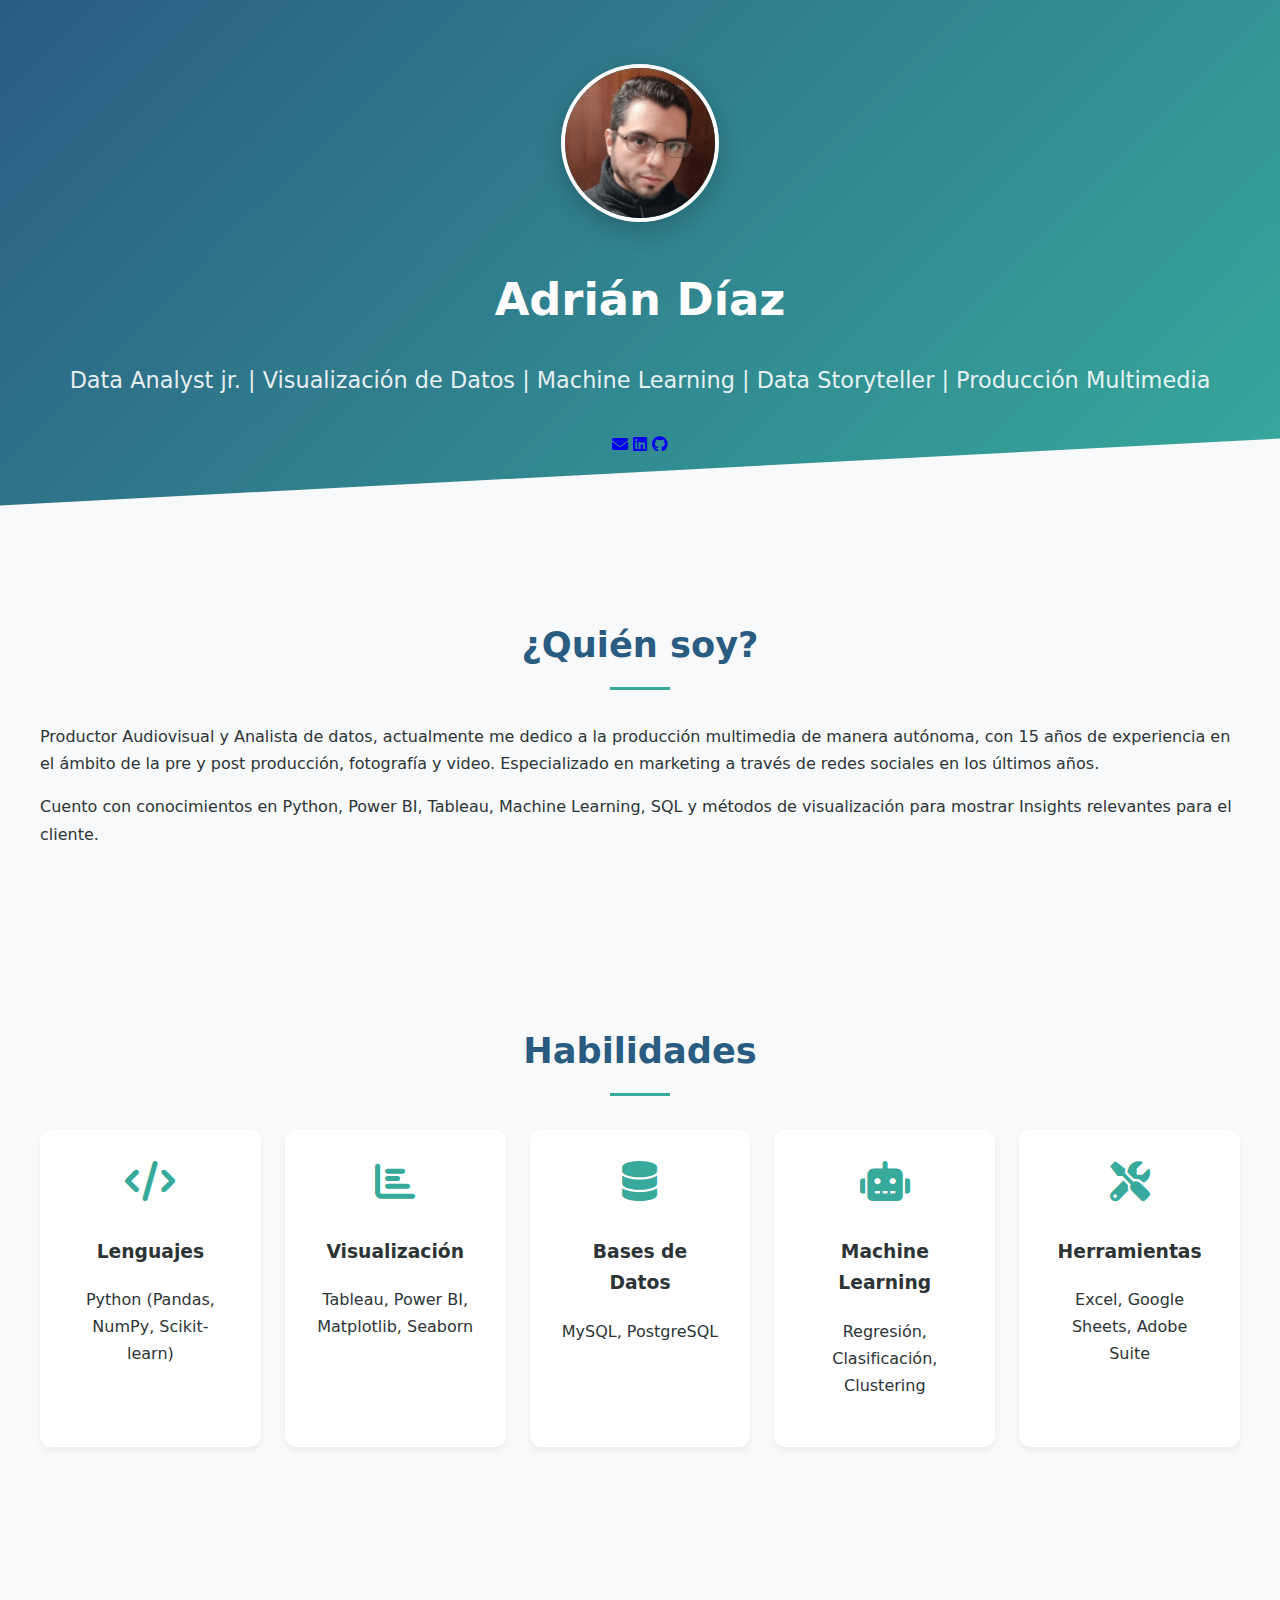
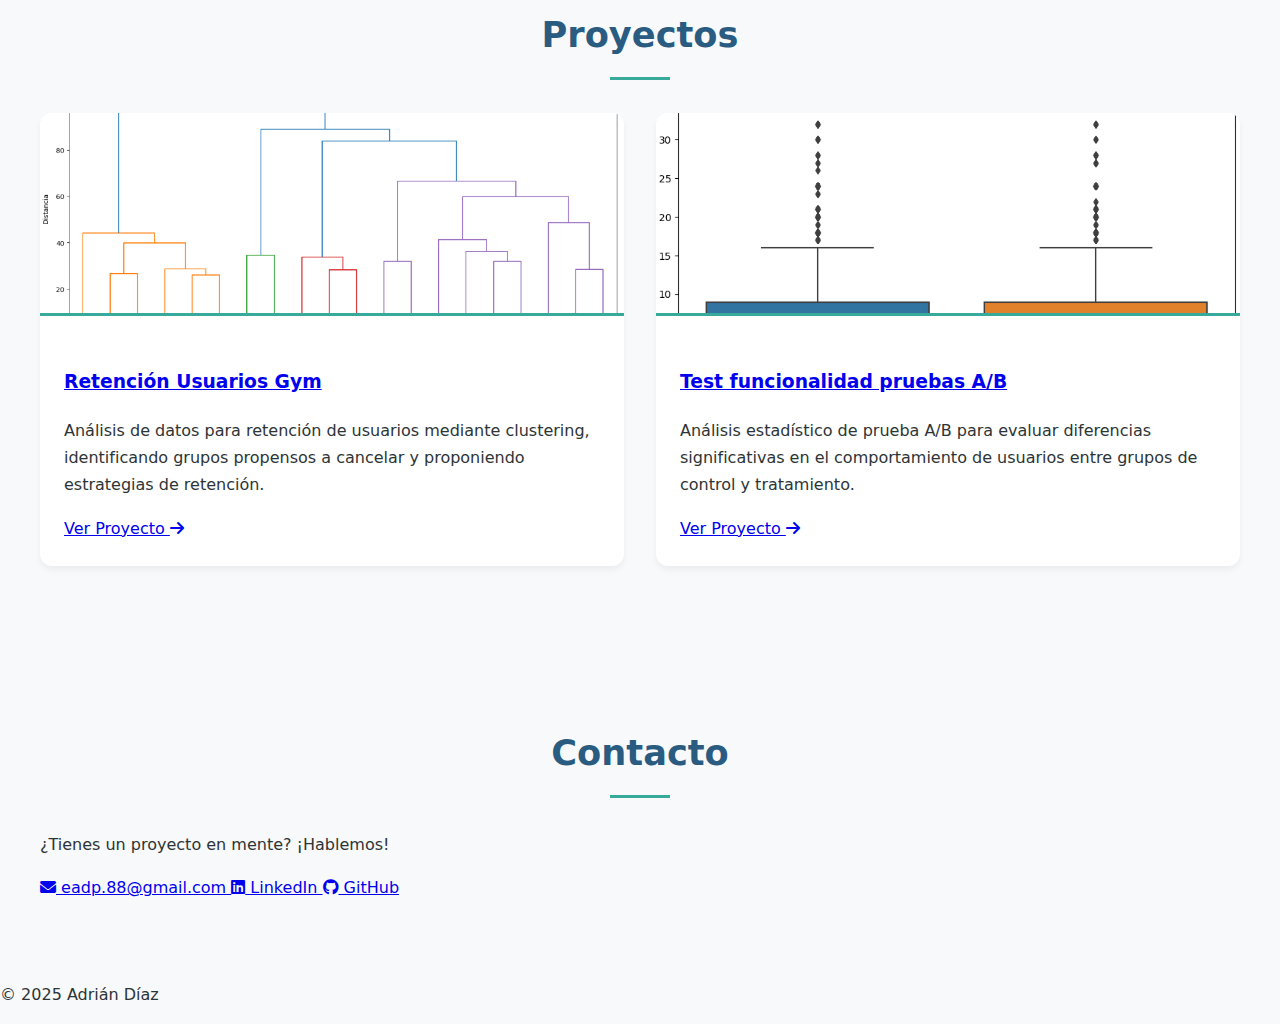
<file: index.html>
<!DOCTYPE html>
<html lang="es">
<head>
    <meta charset="UTF-8">
    <meta name="viewport" content="width=device-width, initial-scale=1.0">
    <title>Portafolio - Adrián Díaz</title>
    <link rel="stylesheet" href="css/styles.css">
    <link rel="stylesheet" href="https://cdnjs.cloudflare.com/ajax/libs/font-awesome/6.0.0/css/all.min.css">
</head>
<body>
    <header class="hero">
        <div class="hero-content">
            <img src="img/selfie pequeña.png" alt="Adrián Díaz" class="profile-img">
            <h1>Adrián Díaz</h1>
            <p class="hero-subtitle">Data Analyst jr. | Visualización de Datos | Machine Learning | Data Storyteller | Producción Multimedia</p>
            <div class="social-links">
                <a href="mailto:eadp.88@gmail.com" class="social-icon"><i class="fas fa-envelope"></i></a>
                <a href="https://www.linkedin.com/in/adriandiaz88/" class="social-icon"><i class="fab fa-linkedin"></i></a>
                <a href="https://github.com/Adriandiaz88" class="social-icon"><i class="fab fa-github"></i></a>
            </div>
        </div>
    </header>

    <section class="about">
        <h2>¿Quién soy?</h2>
        <div class="about-content">
            <p>Productor Audiovisual y Analista de datos, actualmente me dedico a la producción multimedia de manera autónoma, con 15 años de experiencia en el ámbito de la pre y post producción, fotografía y video. Especializado en marketing a través de redes sociales en los últimos años.</p>
            <p>Cuento con conocimientos en Python, Power BI, Tableau, Machine Learning, SQL y métodos de visualización para mostrar Insights relevantes para el cliente.</p>
        </div>
    </section>

    <section class="skills">
        <h2>Habilidades</h2>
        <div class="skills-grid">
            <div class="skill-card">
                <i class="skill-icon fas fa-code"></i>
                <h3>Lenguajes</h3>
                <p>Python (Pandas, NumPy, Scikit-learn)</p>
            </div>
            <div class="skill-card">
                <i class="skill-icon fas fa-chart-bar"></i>
                <h3>Visualización</h3>
                <p>Tableau, Power BI, Matplotlib, Seaborn</p>
            </div>
            <div class="skill-card">
                <i class="skill-icon fas fa-database"></i>
                <h3>Bases de Datos</h3>
                <p>MySQL, PostgreSQL</p>
            </div>
            <div class="skill-card">
                <i class="skill-icon fas fa-robot"></i>
                <h3>Machine Learning</h3>
                <p>Regresión, Clasificación, Clustering</p>
            </div>
            <div class="skill-card">
                <i class="skill-icon fas fa-tools"></i>
                <h3>Herramientas</h3>
                <p>Excel, Google Sheets, Adobe Suite</p>
            </div>
        </div>
    </section>

    <section class="projects">
        <h2>Proyectos</h2>
        <div class="projects-grid">
            <div class="project-card">
                <img src="img/Captura de pantalla 2025-03-25 115044.png" alt="Clustering usuarios" class="project-image">
                <div class="project-info">
                    <h3><a href="projects/Usuarios_gym.html">Retención Usuarios Gym</a></h3>
                    <p>Análisis de datos para retención de usuarios mediante clustering, identificando grupos propensos a cancelar y proponiendo estrategias de retención.</p>
                    <div class="project-links">
                        <a href="projects/Usuarios_gym.html" class="project-link">Ver Proyecto <i class="fas fa-arrow-right"></i></a>
                    </div>
                </div>
            </div>

            <div class="project-card">
                <img src="img/boxplot AB.png" alt="Boxplot pruebas AB" class="project-image">
                <div class="project-info">
                    <h3><a href="projects/Pruebas-A-B.html">Test funcionalidad pruebas A/B</a></h3>
                    <p>Análisis estadístico de prueba A/B para evaluar diferencias significativas en el comportamiento de usuarios entre grupos de control y tratamiento.</p>
                    <div class="project-links">
                        <a href="projects/Pruebas-A-B.html" class="project-link">Ver Proyecto <i class="fas fa-arrow-right"></i></a>
                    </div>
                </div>
            </div>
        </div>
    </section>

    <section class="contact">
        <h2>Contacto</h2>
        <div class="contact-content">
            <div class="contact-info">
                <p>¿Tienes un proyecto en mente? ¡Hablemos!</p>
                <div class="contact-links">
                    <a href="mailto:eadp.88@gmail.com" class="contact-link">
                        <i class="fas fa-envelope"></i> eadp.88@gmail.com
                    </a>
                    <a href="https://www.linkedin.com/in/adriandiaz88/" class="contact-link">
                        <i class="fab fa-linkedin"></i> LinkedIn
                    </a>
                    <a href="https://github.com/Adriandiaz88" class="contact-link">
                        <i class="fab fa-github"></i> GitHub
                    </a>
                </div>
            </div>
        </div>
    </section>

    <footer>
        <p>© 2025 Adrián Díaz</p>
    </footer>
</body>
</html>
</file>
<file: css/styles.css>
/* Variables de color */
:root {
    --primary-color: #2A5C82;  /* Azul profesional */
    --secondary-color: #37AA9C; /* Verde agua moderno */
    --accent-color: #F58A07;   /* Naranja de acento */
    --light-bg: #f8f9fa;
    --dark-text: #2d3436;
}

/* Estilos generales mejorados */
body {
    font-family: 'Segoe UI', system-ui, sans-serif;
    margin: 0;
    padding: 0;
    background-color: var(--light-bg);
    color: var(--dark-text);
    line-height: 1.7;
}

/* Hero header con gradiente */
.hero {
    background: linear-gradient(135deg, var(--primary-color) 0%, var(--secondary-color) 100%);
    color: white;
    padding: 4rem 2rem;
    text-align: center;
    position: relative;
    overflow: hidden;
}

.hero::after {
    content: '';
    position: absolute;
    bottom: -50px;
    left: 0;
    width: 100%;
    height: 100px;
    background: var(--light-bg);
    transform: skewY(-3deg);
}

.profile-img {
    width: 150px;
    height: 150px;
    border-radius: 50%;
    border: 4px solid white;
    margin-bottom: 1.5rem;
    box-shadow: 0 8px 24px rgba(0,0,0,0.2);
}

.hero h1 {
    font-size: 2.8rem;
    margin: 0.5rem 0;
    font-weight: 700;
}

.hero-subtitle {
    font-size: 1.4rem;
    color: rgba(255,255,255,0.9);
    margin-bottom: 2rem;
}

/* Secciones mejoradas */
section {
    padding: 4rem 2rem;
    max-width: 1200px;
    margin: 0 auto;
}

section h2 {
    color: var(--primary-color);
    font-size: 2.2rem;
    text-align: center;
    margin-bottom: 3rem;
    position: relative;
}

section h2::after {
    content: '';
    width: 60px;
    height: 3px;
    background: var(--secondary-color);
    position: absolute;
    bottom: -15px;
    left: 50%;
    transform: translateX(-50%);
}

/* Tarjetas de habilidades */
.skills-grid {
    display: grid;
    grid-template-columns: repeat(auto-fit, minmax(200px, 1fr));
    gap: 1.5rem;
}

.skill-card {
    background: white;
    padding: 2rem;
    border-radius: 12px;
    text-align: center;
    transition: transform 0.3s ease;
    box-shadow: 0 4px 6px rgba(0,0,0,0.05);
}

.skill-card:hover {
    transform: translateY(-5px);
    box-shadow: 0 8px 15px rgba(0,0,0,0.1);
}

.skill-icon {
    font-size: 2.5rem;
    color: var(--secondary-color);
    margin-bottom: 1rem;
}

/* Proyectos en grid */
.projects-grid {
    display: grid;
    grid-template-columns: repeat(auto-fit, minmax(300px, 1fr));
    gap: 2rem;
}

.project-card {
    background: white;
    border-radius: 12px;
    overflow: hidden;
    box-shadow: 0 4px 6px rgba(0,0,0,0.05);
    transition: transform 0.3s ease;
}

.project-card:hover {
    transform: translateY(-5px);
}

.project-image {
    width: 100%;
    height: 200px;
    object-fit: cover;
    border-bottom: 3px solid var(--secondary-color);
}

.project-info {
    padding: 1.5rem;
}

.project-links {
    display: flex;
    gap: 1rem;
    margin-top: 1rem;
}

/* Timeline de experiencia */
.timeline {
    position: relative;
    max-width: 800px;
    margin: 0 auto;
}

.timeline-item {
    padding: 2rem;
    background: white;
    border-radius: 8px;
    margin: 2rem 0;
    position: relative;
    box-shadow: 0 4px 6px rgba(0,0,0,0.05);
}

.timeline-item::before {
    content: '';
    position: absolute;
    left: -30px;
    top: 20px;
    width: 20px;
    height: 20px;
    background: var(--secondary-color);
    border-radius: 50%;
}

/* Formulario de contacto */
.contact-form {
    max-width: 600px;
    margin: 0 auto;
}

.form-group {
    margin-bottom: 1.5rem;
}

input, textarea {
    width: 100%;
    padding: 0.8rem;
    border: 2px solid #ddd;
    border-radius: 8px;
    font-size: 1rem;
}

button {
    background: var(--secondary-color);
    color: white;
    padding: 1rem 2rem;
    border: none;
    border-radius: 8px;
    cursor: pointer;
    transition: background 0.3s ease;
}

button:hover {
    background: var(--primary-color);
}

/* Responsive */
@media (max-width: 768px) {
    .skills-grid {
        grid-template-columns: 1fr;
    }
    
    .hero h1 {
        font-size: 2rem;
    }
    
    section {
        padding: 2rem 1rem;
    }
}

/* Página de proyecto específica */
.project-hero {
    background: linear-gradient(135deg, var(--primary-color) 0%, #1a4b6d 100%);
}

.project-details {
    max-width: 1200px;
    margin: 0 auto;
    padding: 2rem;
}

.content-block {
    margin-bottom: 4rem;
}

.methodology-grid,
.tech-grid,
.results-grid,
.image-grid {
    display: grid;
    grid-template-columns: repeat(auto-fit, minmax(250px, 1fr));
    gap: 2rem;
    margin-top: 2rem;
}

.methodology-card,
.tech-card,
.result-card,
.image-card {
    background: white;
    padding: 1.5rem;
    border-radius: 10px;
    box-shadow: 0 4px 6px rgba(0,0,0,0.05);
    transition: transform 0.3s ease;
}

.methodology-card:hover,
.tech-card:hover,
.result-card:hover {
    transform: translateY(-5px);
}

.tech-card i {
    font-size: 2.5rem;
    color: var(--secondary-color);
    margin-bottom: 1rem;
}

.links-block {
    display: flex;
    flex-direction: column;
    gap: 1rem;
    align-items: center;
    text-align: center;
}

.image-card img {
    border-bottom: 3px solid var(--secondary-color);
}

.image-card p {
    text-align: center;
    margin-top: 1rem;
    color: var(--dark-text);
    font-style: italic;
}

@media (max-width: 768px) {
    .project-details {
        padding: 1rem;
    }
    
    .methodology-grid,
    .tech-grid,
    .results-grid {
        grid-template-columns: 1fr;
    }
}

/* Estilos específicos para página de estrategias */
.strategy-card {
    background: linear-gradient(135deg, #ffffff 0%, #f8f9fa 100%);
    border: 2px solid var(--secondary-color);
    padding: 1.5rem;
    min-height: 200px;
    display: flex;
    flex-direction: column;
    align-items: center;
    text-align: center;
}

.strategy-card i {
    font-size: 2rem;
    color: var(--primary-color);
    margin-bottom: 1rem;
}

.strategy-card h3 {
    color: var(--primary-color);
    margin: 0.5rem 0;
}

.project-lead {
    font-size: 1.2rem;
    line-height: 1.8;
    background: #f8f9fa;
    padding: 1.5rem;
    border-radius: 10px;
    border-left: 4px solid var(--secondary-color);
}

.methodology-card i {
    color: var(--accent-color);
    font-size: 2rem;
    margin-bottom: 1rem;
}

.image-grid {
    grid-template-columns: repeat(auto-fit, minmax(300px, 1fr));
}
</file>
